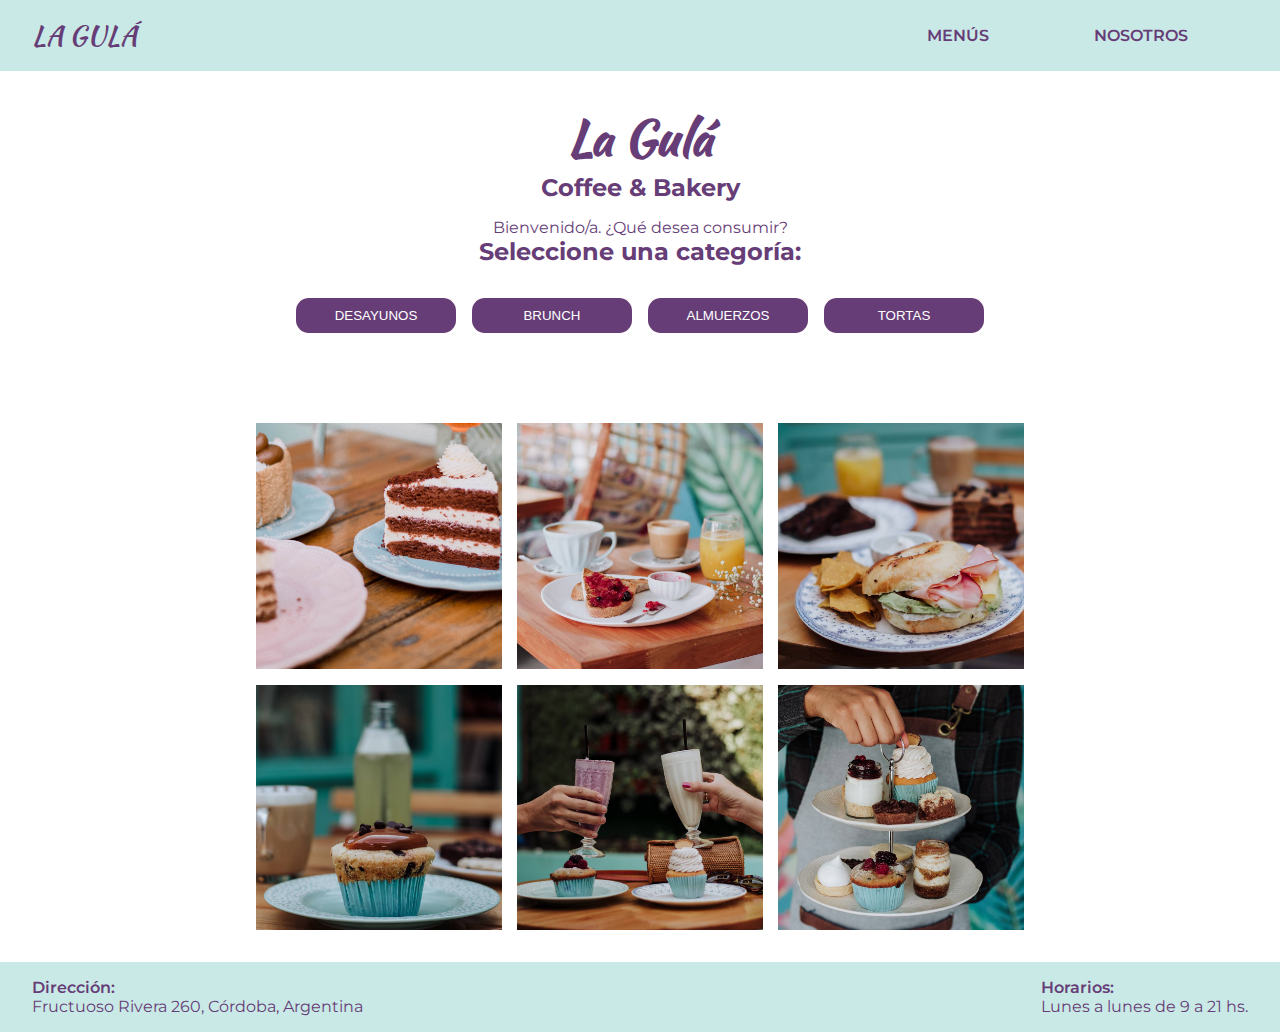
<file: index.html>
<!DOCTYPE html>
<html lang="en">

<head>
    <meta charset="UTF-8">
    <meta http-equiv="X-UA-Compatible" content="IE=edge">
    <meta name="viewport" content="width=device-width, initial-scale=1.0">
    <link rel="preconnect" href="https://fonts.googleapis.com">
    <link rel="preconnect" href="https://fonts.gstatic.com" crossorigin>
    <link
        href="https://fonts.googleapis.com/css2?family=Montserrat:ital,wght@0,100;0,200;0,300;0,400;0,500;0,600;0,700;0,800;0,900;1,100;1,200;1,300;1,400;1,500;1,600;1,700;1,800;1,900&display=swap"
        rel="stylesheet">
    <link href="https://fonts.googleapis.com/css2?family=Kaushan+Script&display=swap" rel="stylesheet">
    <link rel="stylesheet" href="./styles/css/styles.css">
    <title>La Gulá</title>
</head>

<body>

    <header>
        <a href="./index.html">
            <p class="title">LA GULÁ</p>
        </a>

        <nav>
            <ul>
                <li><a href="./index.html">MENÚS</a></li>
                <li><a href="./html/nosotros.html">NOSOTROS</a></li>
            </ul>
        </nav>
    </header>



    <main>

        <h1>La Gulá</h1>
        <h2>Coffee & Bakery</h2>

        <p>Bienvenido/a. ¿Qué desea consumir?</p>

        <h2>Seleccione una categoría:</h2>

        <section class="categorias">
            <button id="desayunos" class="botonesCategorias">Desayunos</button>
            <button id="brunch" class="botonesCategorias">Brunch</button>
            <button id="almuerzos" class="botonesCategorias">Almuerzos</button>
            <button id="tortas" class="botonesCategorias">Tortas</button>
        </section>

        <div class="seccionInteraccion" id="seccionInteraccion">
            <section id="seccionMenus" class="seccionMenus"></section>
            <section class="seccionEventos noDisplay" id="seccionEventos">
                <button class="botonCarrito noDisplay" id="botonCarrito" onclick="mostrarCarrito()">Tu compra</button>
            </section>
        </div>

        <section class="seccionCarrito noDisplay" id="seccionCarrito">

        </section>

        <section class="carrusel">
            <img src="./media/carrusel/01.png" alt="">
            <img src="./media/carrusel/02.JPG" alt="">
            <img src="./media/carrusel/03.JPG" alt="">
            <img src="./media/carrusel/04.JPG" alt="">
            <img src="./media/carrusel/05.JPG" alt="">
            <img src="./media/carrusel/06.JPG" alt="">
        </section>


    </main>

    <footer>
        <div>
            <p class="negrita">Dirección:</p>
            <p>Fructuoso Rivera 260, Córdoba, Argentina</p>
        </div>

        <div>
            <p class="negrita">Horarios:</p>
            <p>Lunes a lunes de 9 a 21 hs.</p>
        </div>

    </footer>


    <script src="https://code.jquery.com/jquery-3.5.1.min.js"></script>
    <script src="./js/app.js"></script>
</body>

</html>
</file>
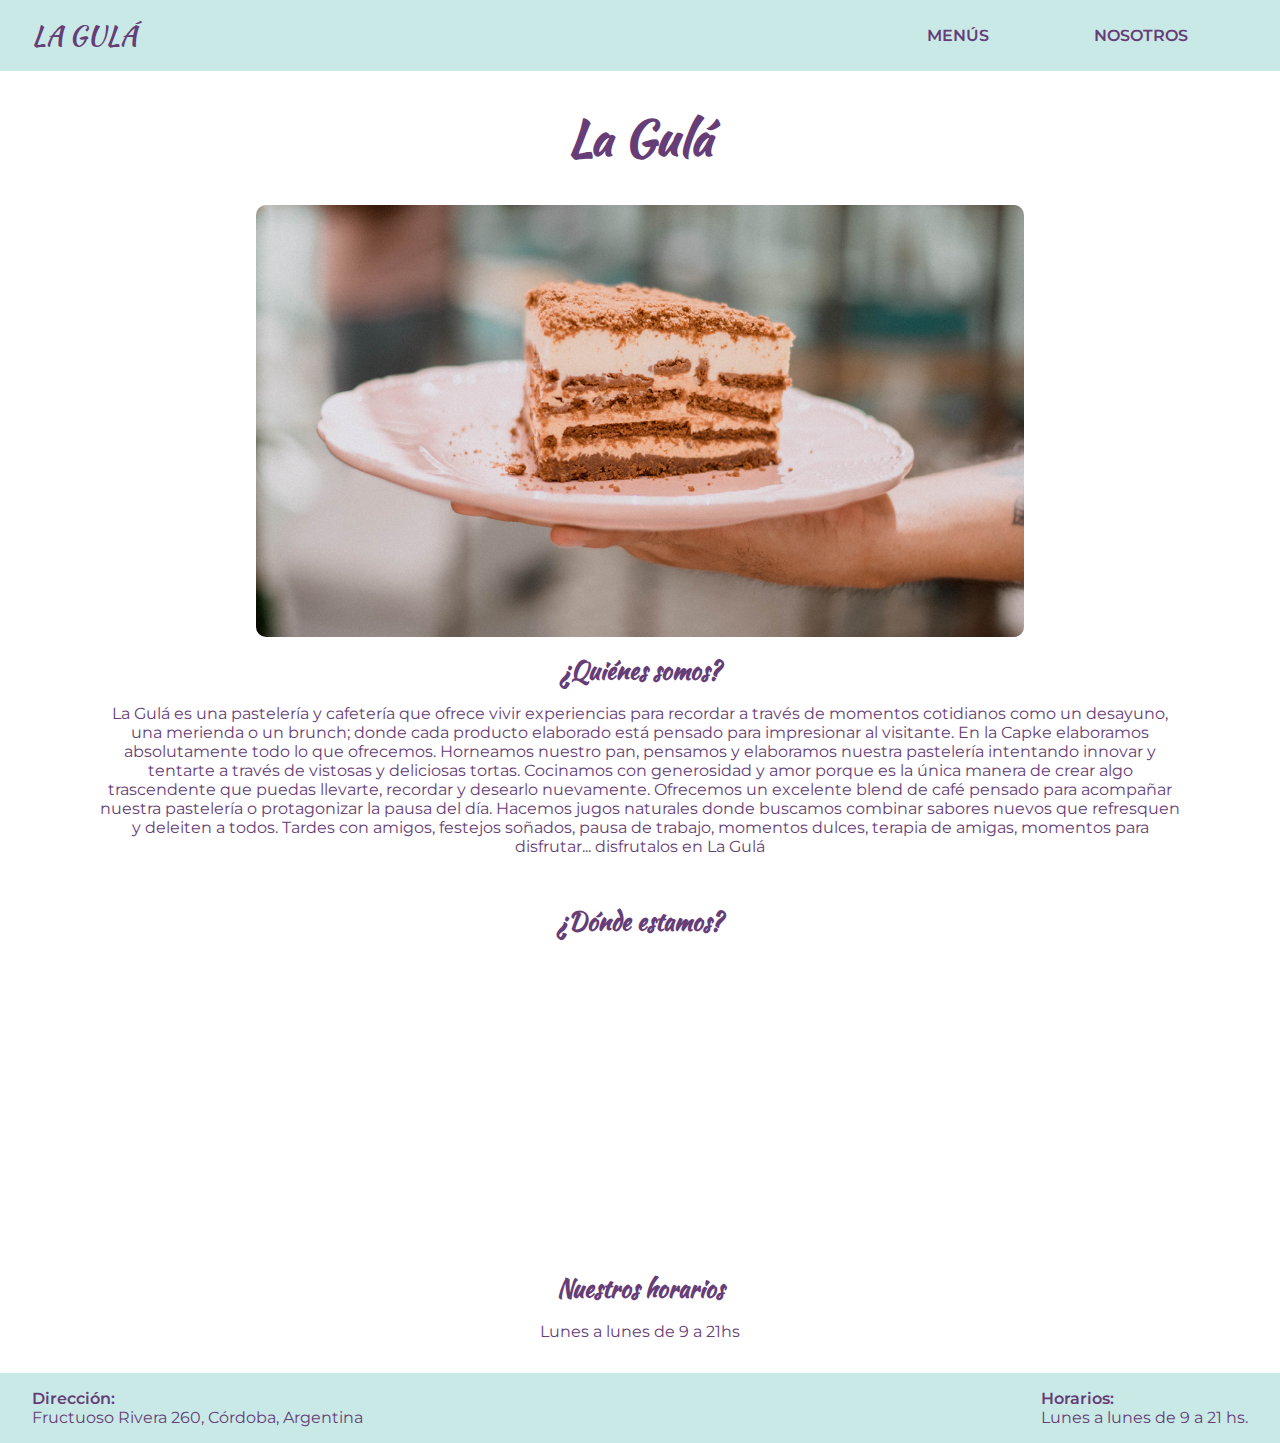
<file: html/nosotros.html>
<!DOCTYPE html>
<html lang="en">

<head>
    <meta charset="UTF-8">
    <meta http-equiv="X-UA-Compatible" content="IE=edge">
    <meta name="viewport" content="width=device-width, initial-scale=1.0">
    <link rel="preconnect" href="https://fonts.googleapis.com">
    <link rel="preconnect" href="https://fonts.gstatic.com" crossorigin>
    <link
        href="https://fonts.googleapis.com/css2?family=Montserrat:ital,wght@0,100;0,200;0,300;0,400;0,500;0,600;0,700;0,800;0,900;1,100;1,200;1,300;1,400;1,500;1,600;1,700;1,800;1,900&display=swap"
        rel="stylesheet">
    <link href="https://fonts.googleapis.com/css2?family=Kaushan+Script&display=swap" rel="stylesheet">
    <link rel="stylesheet" href="../styles/css/styles.css">
    <title>La Gulá - Nosotros</title>
</head>

<body>
    <header>
        <a href="../index.html">
            <p class="title">LA GULÁ</p>
        </a>

        <nav>
            <ul>
                <li><a href="../index.html">MENÚS</a></li>
                <li><a href="#">NOSOTROS</a></li>
            </ul>
        </nav>
    </header>

    <main>

        <h1>La Gulá</h1>

        <img src="../media/banner-nosotros.png" alt="foto de torta" class="banner-foto">

        <section class="nosotros">

            <h2>¿Quiénes somos?</h2>

            <p>La Gulá es una pastelería y cafetería que ofrece vivir experiencias para recordar a través de momentos
                cotidianos como un desayuno, una merienda o un brunch; donde cada producto elaborado está pensado para
                impresionar al visitante. En la Capke elaboramos absolutamente todo lo que ofrecemos. Horneamos nuestro
                pan, pensamos y elaboramos nuestra pastelería intentando innovar y tentarte a través de vistosas y
                deliciosas tortas. Cocinamos con generosidad y amor porque es la única manera de crear algo trascendente
                que puedas llevarte, recordar y desearlo nuevamente.
                Ofrecemos un excelente blend de café pensado para acompañar nuestra pastelería o protagonizar la pausa
                del día.
                Hacemos jugos naturales donde buscamos combinar sabores nuevos que refresquen y deleiten a todos.
                Tardes con amigos, festejos soñados, pausa de trabajo, momentos dulces, terapia de amigas, momentos para
                disfrutar... disfrutalos en La Gulá
            </p>

            <h2>¿Dónde estamos?</h2>

            <iframe
                src="https://www.google.com/maps/embed?pb=!1m18!1m12!1m3!1d5725.851573875636!2d-64.19162185459662!3d-31.424822343358525!2m3!1f0!2f0!3f0!3m2!1i1024!2i768!4f13.1!3m3!1m2!1s0x9432a288818819ed%3A0xdb9e15d3d745c75a!2sFructuoso%20Rivera%20260%2C%20C%C3%B3rdoba!5e0!3m2!1ses!2sar!4v1635689574482!5m2!1ses!2sar"
                width="400" height="300" style="border:0;" allowfullscreen="" loading="lazy">
            </iframe>

            <h2>Nuestros horarios</h2>
            <p>Lunes a lunes de 9 a 21hs</p>


        </section>

    </main>

    <footer>
        <div>
            <p class="negrita">Dirección:</p>
            <p>Fructuoso Rivera 260, Córdoba, Argentina</p>
        </div>

        <div>
            <p class="negrita">Horarios:</p>
            <p>Lunes a lunes de 9 a 21 hs.</p>
        </div>

    </footer>

</body>

</html>
</file>
<file: styles/css/styles.css>
* {
  margin: 0;
  padding: 0;
  box-sizing: border-box; }

body {
  font-family: "Montserrat", sans-serif;
  color: #663d77;
  min-height: 100vh; }

.fondoNegro {
  width: 100%;
  height: 100vh;
  background-color: #494949; }

main {
  display: flex;
  flex-direction: column;
  align-items: center;
  position: relative;
  height: auto; }

h1 {
  font-family: "Kaushan Script", cursive;
  font-size: 3rem;
  margin-top: 2rem; }

h2 {
  margin-bottom: 1rem; }

.negrita {
  font-weight: 600; }

.categorias {
  width: 55%;
  margin: 1rem 0;
  display: flex;
  flex-wrap: wrap;
  justify-content: space-around;
  align-items: center; }
  .categoriasTexto {
    margin: 0.5rem 0; }

.seccionInteraccion {
  display: flex;
  align-items: center;
  justify-content: center;
  width: 100%; }

.seccionEventos {
  position: fixed;
  top: 6rem;
  right: 1.5rem;
  width: 12rem;
  height: 10rem;
  display: flex;
  flex-direction: column;
  justify-content: center;
  align-items: center;
  padding: 1rem; }
  .seccionEventos .cartel {
    text-align: center; }

header, footer {
  background-color: #c9e9e6;
  color: #663d77;
  display: flex;
  justify-content: space-between;
  align-items: center;
  padding: 1rem 2rem; }
  header a, footer a {
    text-decoration: none;
    color: #663d77; }

.title {
  font-family: "Kaushan Script", cursive;
  font-size: 1.7rem; }

nav {
  width: 30%; }
  nav ul {
    display: flex;
    justify-content: space-around;
    list-style-type: none;
    font-weight: 600; }
    nav ul li {
      margin-right: 1rem; }
      nav ul li a {
        text-decoration: none;
        color: #663d77; }

.seccionMenus {
  margin: 1.8rem;
  display: flex;
  width: 55%;
  justify-content: center;
  flex-wrap: wrap;
  position: relative; }
  .seccionMenus .cardMenu {
    background-color: #c9e9e6;
    width: 18rem;
    height: 28rem;
    padding: 1rem;
    border-radius: 1.5rem;
    margin: 0.8rem;
    display: flex;
    flex-direction: column;
    align-items: center; }
    .seccionMenus .cardMenu .titulo {
      font-size: 1.5rem;
      text-align: center; }
    .seccionMenus .cardMenu .foto {
      width: 15rem;
      border-radius: 1rem;
      margin: 1rem 0;
      box-shadow: 3px 3px 5px #6b6b6b;
      overflow: hidden; }
    .seccionMenus .cardMenu .descripcion {
      height: 7rem;
      overflow: hidden; }
    .seccionMenus .cardMenu .precio {
      font-size: 1.7rem;
      margin: 0.5rem 0; }

.botonAlCarrito, .botonesCategorias, .botonCarrito, .botonConfirmarCompra, .botonCancelarCompra {
  background-color: #663d77;
  color: white;
  width: 10rem;
  height: 2.2rem;
  border-radius: 0.8rem;
  border: none;
  font-size: "Montserrat", sans-serif; }
  .botonAlCarrito:hover, .botonesCategorias:hover, .botonCarrito:hover, .botonConfirmarCompra:hover, .botonCancelarCompra:hover {
    cursor: pointer;
    color: #663d77;
    background-color: white;
    border: 2px solid #663d77; }

.botonesCategorias {
  text-transform: uppercase;
  margin-bottom: 1rem; }

.botonCarrito {
  background-color: #c9e9e6;
  color: #663d77;
  text-transform: uppercase;
  font-weight: 600;
  width: 7rem;
  margin-bottom: 2rem; }

.noDisplay {
  display: none; }

.botonQuitar {
  background-color: #83c5be;
  color: #663d77;
  height: 1rem;
  width: 1rem;
  border: none;
  border-radius: 50%;
  font-weight: 600; }
  .botonQuitar:hover {
    cursor: pointer; }

.botonConfirmarCompra, .botonCancelarCompra {
  background-color: white;
  color: #663d77;
  margin: 1rem auto;
  font-weight: 600; }

.botonCancelarCompra {
  background-color: #83c5be;
  width: 5rem;
  height: 1.5rem;
  margin: 0 auto; }

.seccionCarrito {
  width: 100%;
  min-height: 100%;
  height: auto;
  background-color: #494949;
  position: absolute;
  top: 0;
  right: 0;
  padding-top: 3rem;
  padding-bottom: 3rem; }
  .seccionCarrito .carritoCard {
    background-color: #663d77;
    color: white;
    width: 30rem;
    border-radius: 20px;
    padding: 1.2rem;
    display: flex;
    flex-direction: column;
    align-items: center;
    margin: auto; }
    .seccionCarrito .carritoCard .menusSeleccionados {
      width: 28rem; }
    .seccionCarrito .carritoCard .seleccionado {
      display: flex;
      justify-content: space-between;
      align-items: center; }
    .seccionCarrito .carritoCard .menuEnCarrito {
      width: 25rem;
      margin: 1rem 0;
      display: flex;
      justify-content: space-between; }
  .seccionCarrito .cartelExitoso {
    background-color: white;
    width: 20rem;
    height: 2rem;
    border-radius: 15px;
    display: flex;
    justify-content: center;
    align-items: center;
    margin: auto;
    margin-bottom: 1rem; }

.banner-foto {
  width: 60%;
  margin-top: 2rem;
  border-radius: 10px; }

.nosotros {
  display: flex;
  flex-direction: column;
  align-items: center; }
  .nosotros h2 {
    font-family: "Kaushan Script", cursive;
    margin-top: 1rem; }
  .nosotros p {
    margin: 0 6rem 2rem 6rem;
    text-align: center; }

.carrusel {
  width: 60%;
  display: flex;
  flex-wrap: wrap;
  justify-content: space-between;
  align-items: space-between;
  margin-bottom: 1rem; }
  .carrusel img {
    width: 32%;
    margin-bottom: 1rem; }
</file>
